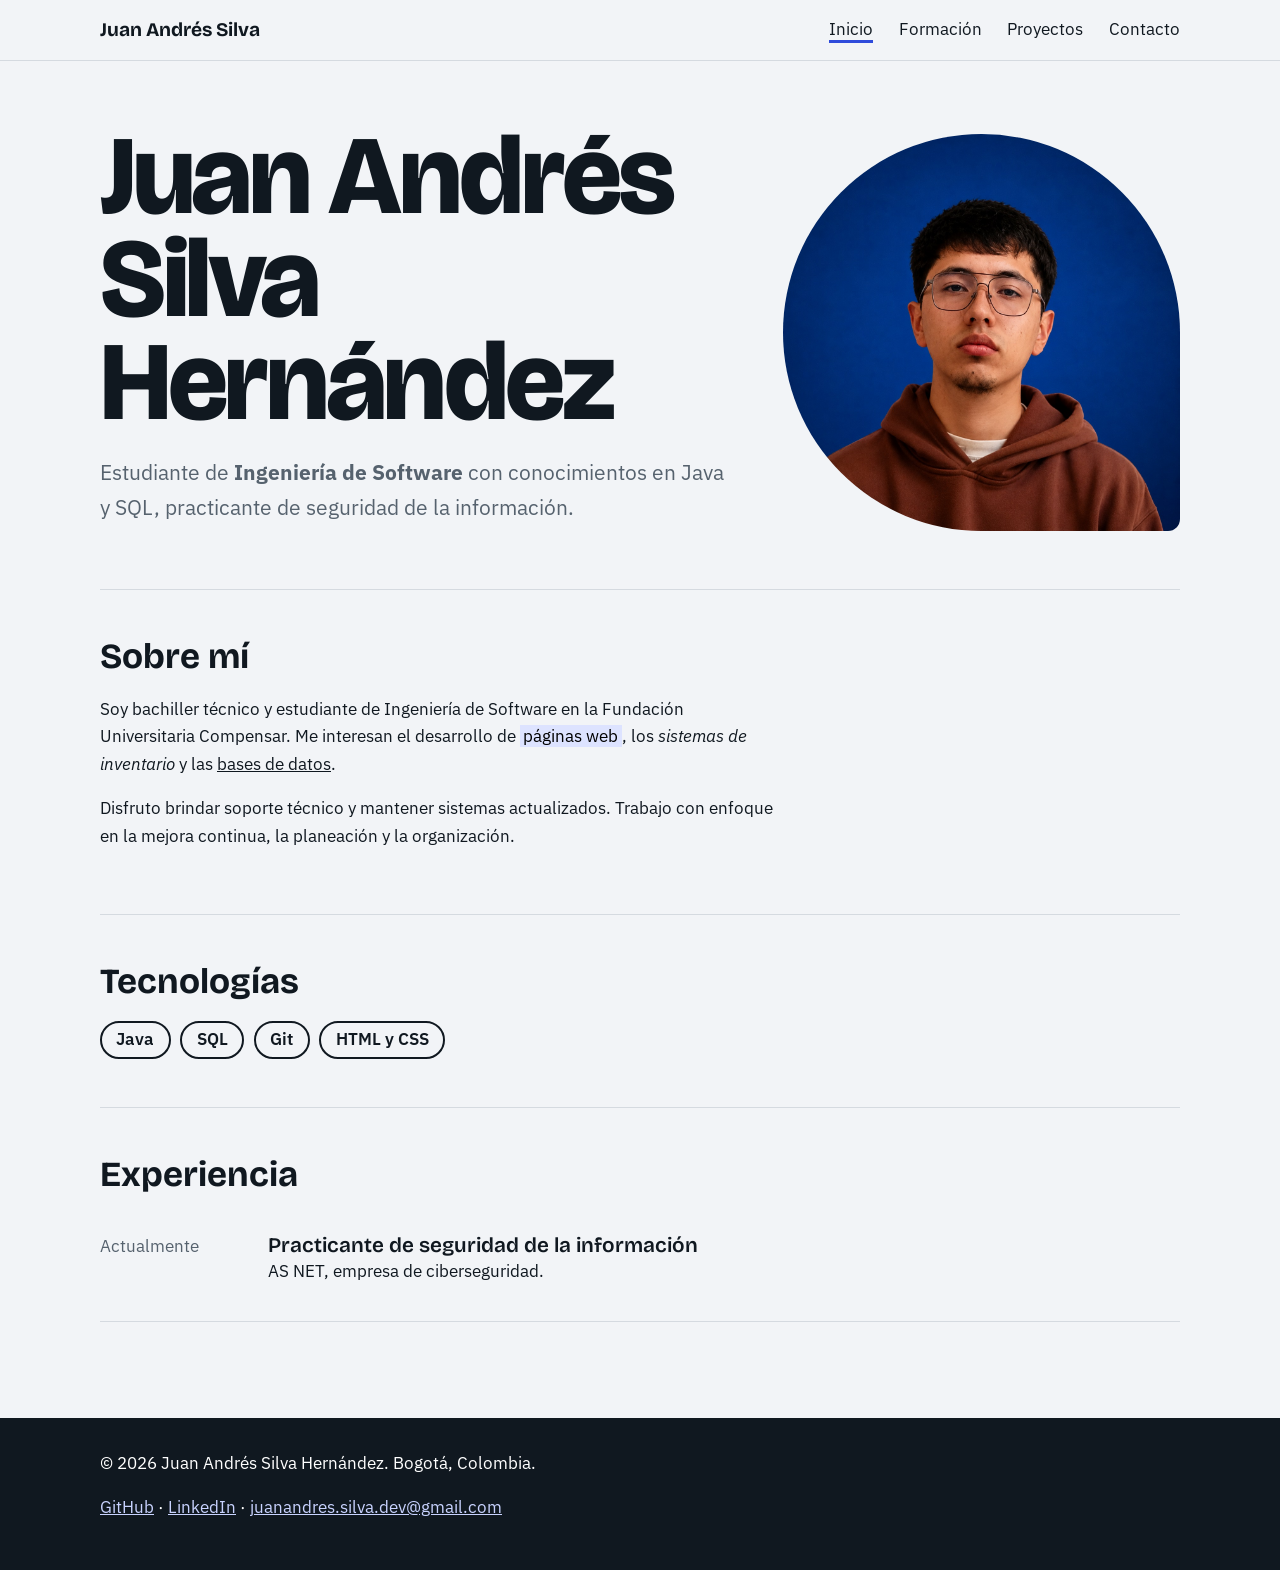
<file: index.html>
<!DOCTYPE html>
<html lang="es">
<head>
<meta charset="UTF-8">
<meta name="viewport" content="width=device-width, initial-scale=1">
<title>Inicio | Juan Andrés Silva Hernández</title>
<meta name="description" content="Hoja de vida web de Juan Andrés Silva Hernández, estudiante de Ingeniería de Software.">
<link rel="preconnect" href="https://fonts.googleapis.com">
<link href="https://fonts.googleapis.com/css2?family=Bricolage+Grotesque:wght@600;700;800&family=IBM+Plex+Sans:wght@400;600&display=swap" rel="stylesheet">
<link rel="stylesheet" href="css/estilos.css">
</head>
<body>
<header>
 <div class="contenedor">
  <a class="marca" href="index.html">Juan Andrés Silva</a>
  <nav aria-label="Principal">
   <button id="menu-btn" aria-expanded="false" aria-controls="menu">Menú</button>
   <ul id="menu">
    <li><a href="index.html" aria-current="page">Inicio</a></li>
    <li><a href="formacion.html">Formación</a></li>
    <li><a href="proyectos.html">Proyectos</a></li>
    <li><a href="contacto.html">Contacto</a></li>
   </ul>
  </nav>
 </div>
</header>
<main class="contenedor">
 <div class="hero">
  <div>
   <h1>Juan Andrés Silva Hernández</h1>
   <p class="rol">Estudiante de <strong>Ingeniería de Software</strong> con conocimientos en Java y SQL, practicante de seguridad de la información.</p>
  </div>
  <img src="img/avatar.jpg" alt="Foto de Juan Andrés Silva Hernández">
 </div>

 <section id="sobre-mi">
  <h2>Sobre mí</h2>
  <p>Soy bachiller técnico y estudiante de Ingeniería de Software en la Fundación Universitaria Compensar. Me interesan el desarrollo de <mark>páginas web</mark>, los <em>sistemas de inventario</em> y las <u>bases de datos</u>.</p>
  <p>Disfruto brindar soporte técnico y mantener sistemas actualizados. Trabajo con enfoque en la mejora continua, la planeación y la organización.</p>
 </section>

 <section id="tecnologias">
  <h2>Tecnologías</h2>
  <ul class="chips"><li>Java</li><li>SQL</li><li>Git</li><li>HTML y CSS</li></ul>
 </section>

 <section id="experiencia">
  <h2>Experiencia</h2>
  <div class="item">
   <time>Actualmente</time>
   <div>
    <h3>Practicante de seguridad de la información</h3>
    <p>AS NET, empresa de ciberseguridad.</p>

   </div>
  </div>
 </section>
</main>
<footer>
 <div class="contenedor">
  <p>© <span id="anio"></span> Juan Andrés Silva Hernández. Bogotá, Colombia.</p>
  <p><a href="https://github.com/jasilvahdev">GitHub</a> · <a href="https://www.linkedin.com/in/juan-andres-silva-hernandez-543177416/">LinkedIn</a> · <a href="mailto:juanandres.silva.dev@gmail.com">juanandres.silva.dev@gmail.com</a></p>
 </div>
</footer>
<script src="js/script.js"></script>
</body>
</html>
</file>
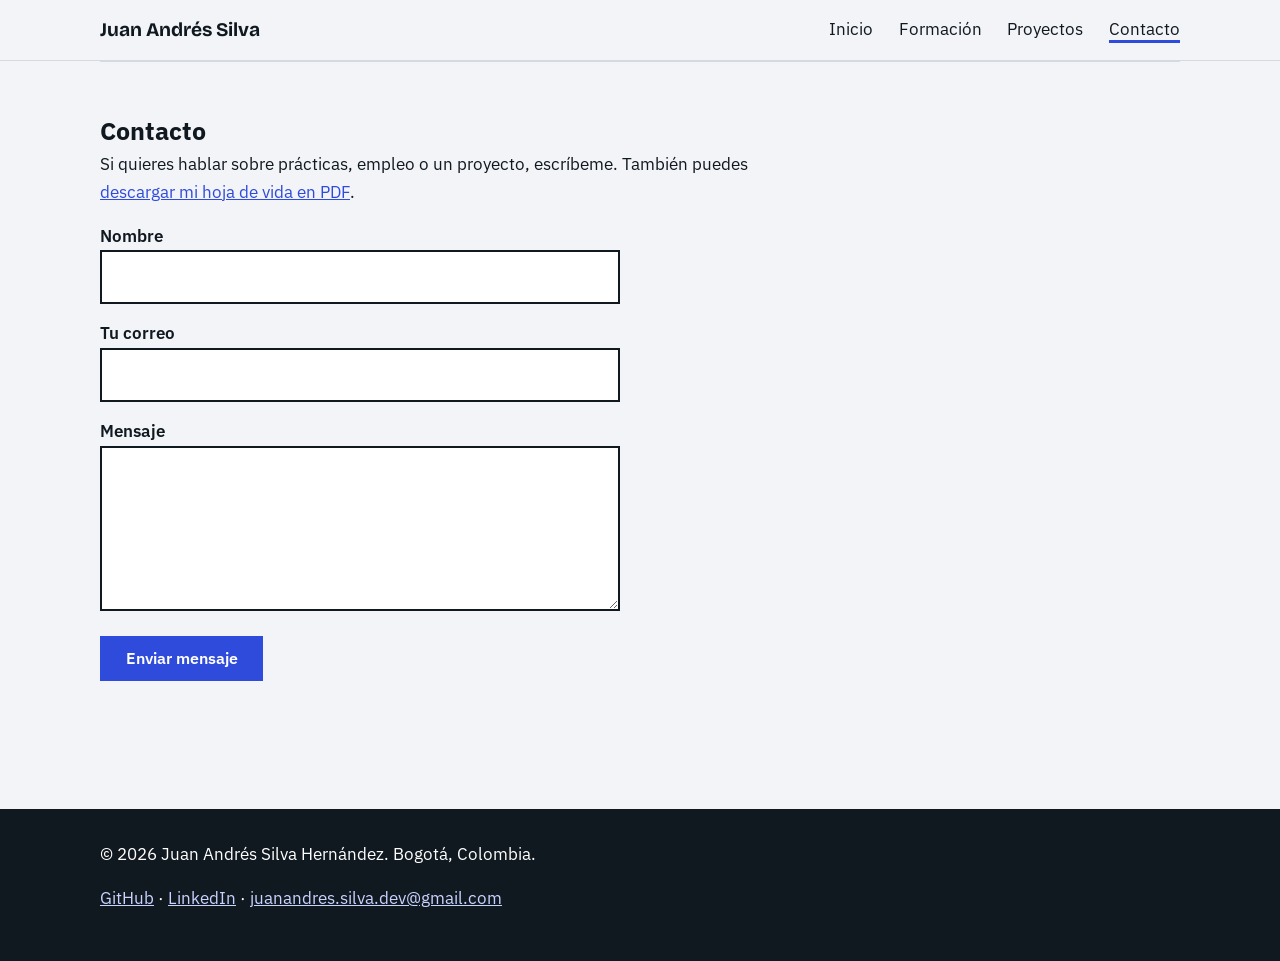
<file: contacto.html>
<!DOCTYPE html>
<html lang="es">
<head>
<meta charset="UTF-8">
<meta name="viewport" content="width=device-width, initial-scale=1">
<title>Contacto | Juan Andrés Silva Hernández</title>
<meta name="description" content="Hoja de vida web de Juan Andrés Silva Hernández, estudiante de Ingeniería de Software.">
<link rel="preconnect" href="https://fonts.googleapis.com">
<link href="https://fonts.googleapis.com/css2?family=Bricolage+Grotesque:wght@600;700;800&family=IBM+Plex+Sans:wght@400;600&display=swap" rel="stylesheet">
<link rel="stylesheet" href="css/estilos.css">
</head>
<body>
<header>
 <div class="contenedor">
  <a class="marca" href="index.html">Juan Andrés Silva</a>
  <nav aria-label="Principal">
   <button id="menu-btn" aria-expanded="false" aria-controls="menu">Menú</button>
   <ul id="menu">
    <li><a href="index.html">Inicio</a></li>
    <li><a href="formacion.html">Formación</a></li>
    <li><a href="proyectos.html">Proyectos</a></li>
    <li><a href="contacto.html" aria-current="page">Contacto</a></li>
   </ul>
  </nav>
 </div>
</header>
<main class="contenedor">
 <section>
  <h1>Contacto</h1>
  <p>Si quieres hablar sobre prácticas, empleo o un proyecto, escríbeme. También puedes <a href="data/cv.pdf">descargar mi hoja de vida en PDF</a>.</p>
  <form id="form-contacto" action="mailto:juanandres.silva.dev@gmail.com" method="post" enctype="text/plain">
   <div><label for="nombre">Nombre</label><input id="nombre" name="nombre" required></div>
   <div><label for="correo">Tu correo</label><input id="correo" name="correo" type="email" required></div>
   <div><label for="mensaje">Mensaje</label><textarea id="mensaje" name="mensaje" rows="5" required></textarea></div>
   <button class="enviar" type="submit">Enviar mensaje</button>
   <p id="estado" role="status"></p>
  </form>
 </section>
</main>
<footer>
 <div class="contenedor">
  <p>© <span id="anio"></span> Juan Andrés Silva Hernández. Bogotá, Colombia.</p>
  <p><a href="https://github.com/jasilvahdev">GitHub</a> · <a href="https://www.linkedin.com/in/juan-andres-silva-hernandez-543177416/">LinkedIn</a> · <a href="mailto:juanandres.silva.dev@gmail.com">juanandres.silva.dev@gmail.com</a></p>
 </div>
</footer>
<script src="js/script.js"></script>
</body>
</html>
</file>
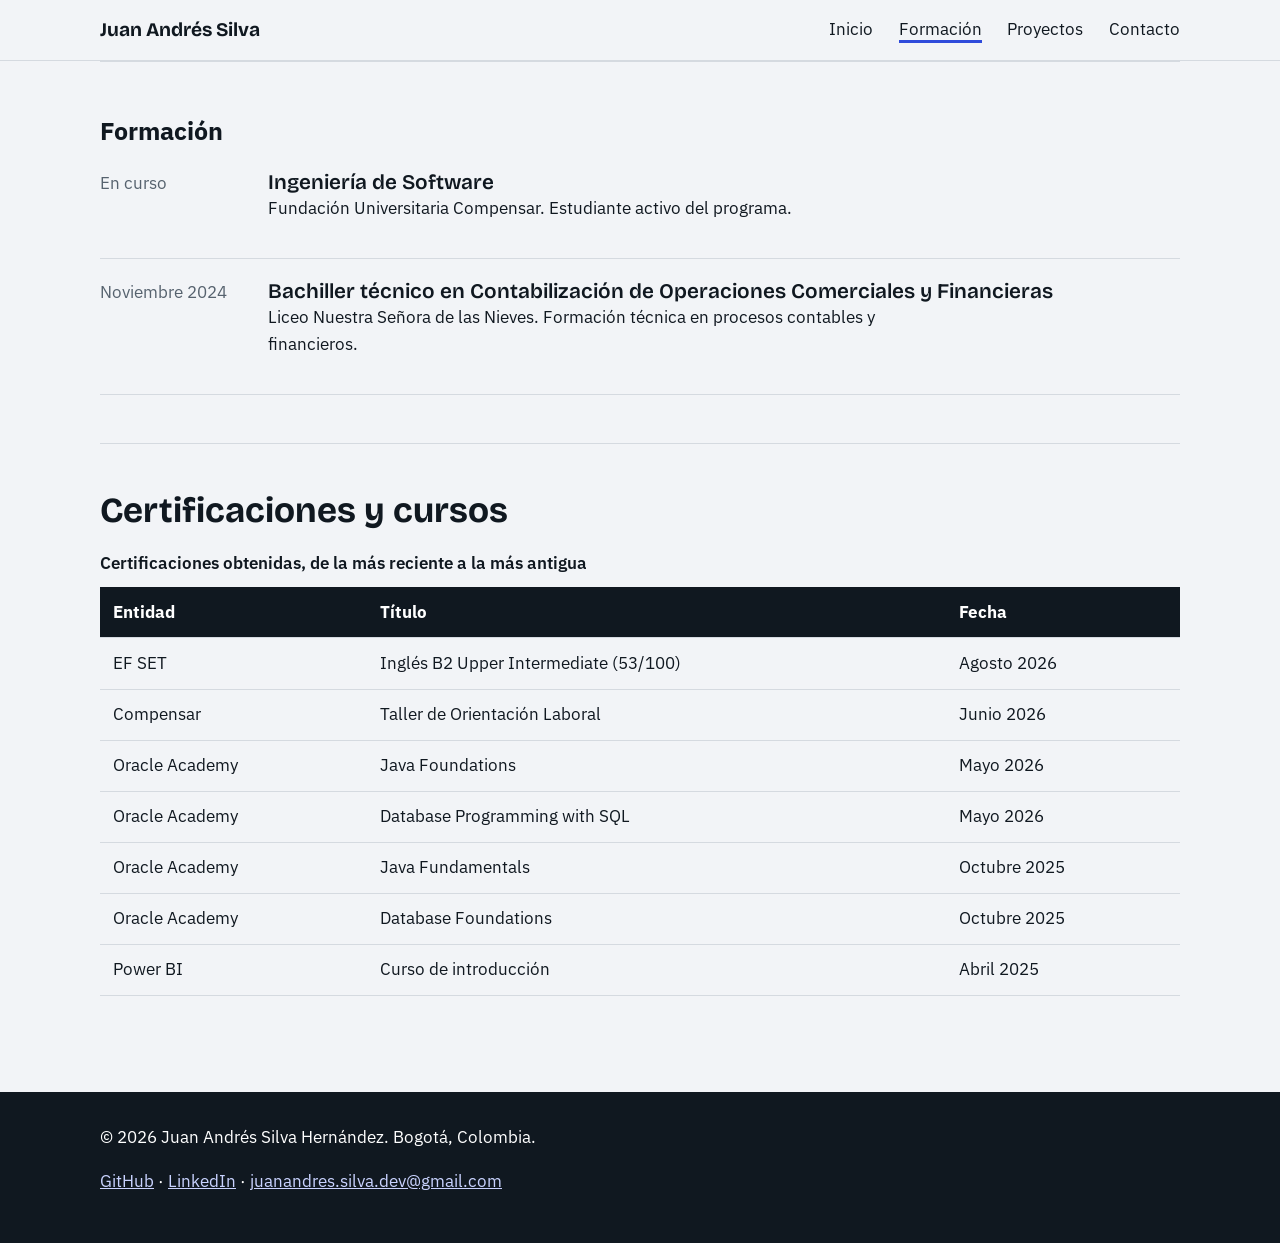
<file: formacion.html>
<!DOCTYPE html>
<html lang="es">
<head>
<meta charset="UTF-8">
<meta name="viewport" content="width=device-width, initial-scale=1">
<title>Formación | Juan Andrés Silva Hernández</title>
<meta name="description" content="Hoja de vida web de Juan Andrés Silva Hernández, estudiante de Ingeniería de Software.">
<link rel="preconnect" href="https://fonts.googleapis.com">
<link href="https://fonts.googleapis.com/css2?family=Bricolage+Grotesque:wght@600;700;800&family=IBM+Plex+Sans:wght@400;600&display=swap" rel="stylesheet">
<link rel="stylesheet" href="css/estilos.css">
</head>
<body>
<header>
 <div class="contenedor">
  <a class="marca" href="index.html">Juan Andrés Silva</a>
  <nav aria-label="Principal">
   <button id="menu-btn" aria-expanded="false" aria-controls="menu">Menú</button>
   <ul id="menu">
    <li><a href="index.html">Inicio</a></li>
    <li><a href="formacion.html" aria-current="page">Formación</a></li>
    <li><a href="proyectos.html">Proyectos</a></li>
    <li><a href="contacto.html">Contacto</a></li>
   </ul>
  </nav>
 </div>
</header>
<main class="contenedor">
 <section>
  <h1>Formación</h1>
  <div class="item">
   <time>En curso</time>
   <div><h3>Ingeniería de Software</h3><p>Fundación Universitaria Compensar. Estudiante activo del programa.</p></div>
  </div>
  <div class="item">
   <time>Noviembre 2024</time>
   <div><h3>Bachiller técnico en Contabilización de Operaciones Comerciales y Financieras</h3><p>Liceo Nuestra Señora de las Nieves. Formación técnica en procesos contables y financieros.</p></div>
  </div>
 </section>

 <section>
  <h2>Certificaciones y cursos</h2>
  <table>
   <caption>Certificaciones obtenidas, de la más reciente a la más antigua</caption>
   <thead><tr><th scope="col">Entidad</th><th scope="col">Título</th><th scope="col">Fecha</th></tr></thead>
   <tbody>
    <tr><td>EF SET</td><td>Inglés B2 Upper Intermediate (53/100)</td><td>Agosto 2026</td></tr>
    <tr><td>Compensar</td><td>Taller de Orientación Laboral</td><td>Junio 2026</td></tr>
    <tr><td>Oracle Academy</td><td>Java Foundations</td><td>Mayo 2026</td></tr>
    <tr><td>Oracle Academy</td><td>Database Programming with SQL</td><td>Mayo 2026</td></tr>
    <tr><td>Oracle Academy</td><td>Java Fundamentals</td><td>Octubre 2025</td></tr>
    <tr><td>Oracle Academy</td><td>Database Foundations</td><td>Octubre 2025</td></tr>
    <tr><td>Power BI</td><td>Curso de introducción</td><td>Abril 2025</td></tr>
   </tbody>
  </table>
 </section>
</main>
<footer>
 <div class="contenedor">
  <p>© <span id="anio"></span> Juan Andrés Silva Hernández. Bogotá, Colombia.</p>
  <p><a href="https://github.com/jasilvahdev">GitHub</a> · <a href="https://www.linkedin.com/in/juan-andres-silva-hernandez-543177416/">LinkedIn</a> · <a href="mailto:juanandres.silva.dev@gmail.com">juanandres.silva.dev@gmail.com</a></p>
 </div>
</footer>
<script src="js/script.js"></script>
</body>
</html>
</file>
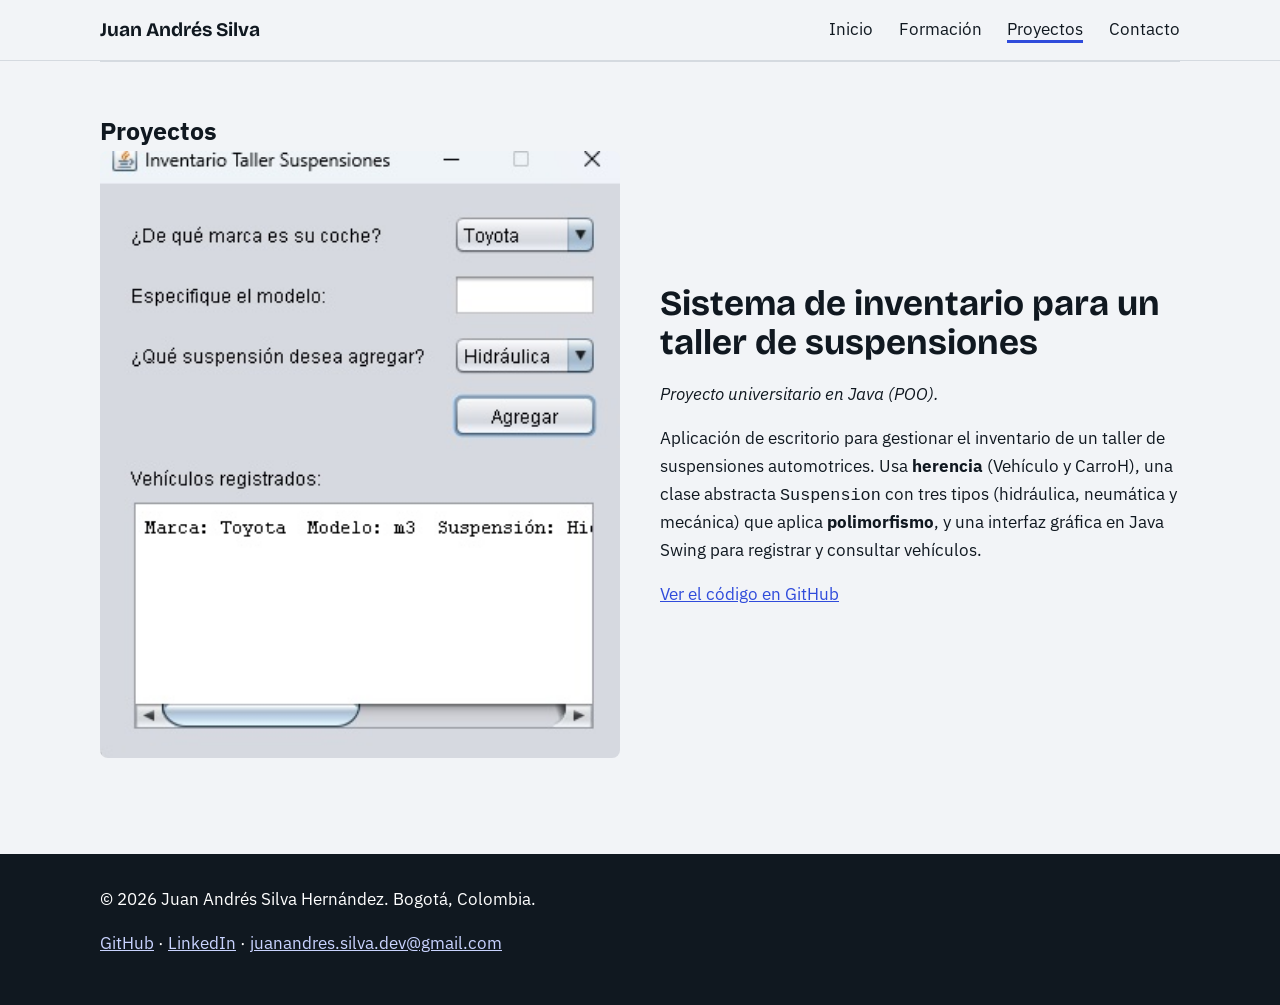
<file: proyectos.html>
<!DOCTYPE html>
<html lang="es">
<head>
<meta charset="UTF-8">
<meta name="viewport" content="width=device-width, initial-scale=1">
<title>Proyectos | Juan Andrés Silva Hernández</title>
<meta name="description" content="Hoja de vida web de Juan Andrés Silva Hernández, estudiante de Ingeniería de Software.">
<link rel="preconnect" href="https://fonts.googleapis.com">
<link href="https://fonts.googleapis.com/css2?family=Bricolage+Grotesque:wght@600;700;800&family=IBM+Plex+Sans:wght@400;600&display=swap" rel="stylesheet">
<link rel="stylesheet" href="css/estilos.css">
</head>
<body>
<header>
 <div class="contenedor">
  <a class="marca" href="index.html">Juan Andrés Silva</a>
  <nav aria-label="Principal">
   <button id="menu-btn" aria-expanded="false" aria-controls="menu">Menú</button>
   <ul id="menu">
    <li><a href="index.html">Inicio</a></li>
    <li><a href="formacion.html">Formación</a></li>
    <li><a href="proyectos.html" aria-current="page">Proyectos</a></li>
    <li><a href="contacto.html">Contacto</a></li>
   </ul>
  </nav>
 </div>
</header>
<main class="contenedor">
 <section>
  <h1>Proyectos</h1>
  <article class="proyecto">
   <img src="img/project_1.jpg" alt="Captura del sistema de inventario del taller de suspensiones">
   <div>
    <h2>Sistema de inventario para un taller de suspensiones</h2>
    <p><em>Proyecto universitario en Java (POO).</em></p>
    <p>Aplicación de escritorio para gestionar el inventario de un taller de suspensiones automotrices. Usa <strong>herencia</strong> (Vehículo y CarroH), una clase abstracta <code>Suspension</code> con tres tipos (hidráulica, neumática y mecánica) que aplica <strong>polimorfismo</strong>, y una interfaz gráfica en Java Swing para registrar y consultar vehículos.</p>
    <p><a href="https://github.com/jasilvahdev/inventario-taller-suspensiones">Ver el código en GitHub</a></p>
   </div>
  </article>
 </section>
</main>
<footer>
 <div class="contenedor">
  <p>© <span id="anio"></span> Juan Andrés Silva Hernández. Bogotá, Colombia.</p>
  <p><a href="https://github.com/jasilvahdev">GitHub</a> · <a href="https://www.linkedin.com/in/juan-andres-silva-hernandez-543177416/">LinkedIn</a> · <a href="mailto:juanandres.silva.dev@gmail.com">juanandres.silva.dev@gmail.com</a></p>
 </div>
</footer>
<script src="js/script.js"></script>
</body>
</html>
</file>
<file: css/estilos.css>
:root{--bg:#F2F4F7;--ink:#101820;--mut:#56626E;--acc:#2F4BDB;--line:#D5DAE0;--fd:'Bricolage Grotesque','Arial Black',sans-serif;--fb:'IBM Plex Sans',Arial,sans-serif}
*{box-sizing:border-box;margin:0}
body{background:var(--bg);color:var(--ink);font:1.05rem/1.65 var(--fb)}
a{color:var(--acc)}
a:focus-visible,button:focus-visible,input:focus-visible,textarea:focus-visible{outline:3px solid var(--acc);outline-offset:3px}
.contenedor{width:min(1080px,92%);margin-inline:auto}
header{border-bottom:1px solid var(--line)}
header .contenedor{display:flex;justify-content:space-between;align-items:center;padding:1rem 0}
.marca{font:700 1.2rem var(--fd);text-decoration:none;color:var(--ink)}
nav ul{display:flex;gap:1.6rem;list-style:none;padding:0}
nav a{text-decoration:none;color:var(--ink)}
nav a[aria-current="page"]{border-bottom:3px solid var(--acc)}
#menu-btn{display:none;background:none;border:2px solid var(--ink);padding:.3rem .7rem;font:inherit;cursor:pointer}
.hero{display:grid;grid-template-columns:1.6fr 1fr;gap:3rem;align-items:center;padding:4rem 0 3rem}
.hero h1{font:800 clamp(3rem,9vw,7rem)/.92 var(--fd);letter-spacing:-.03em;animation:entrada .8s ease-out}
.hero .rol{font-size:1.3rem;margin-top:1.4rem;color:var(--mut)}
.hero img,.foto-vacia{width:100%;aspect-ratio:1;object-fit:cover;border-radius:50% 50% 12px 50%;background:var(--line)}
@keyframes entrada{from{opacity:0;transform:translateY(24px)}to{opacity:1;transform:none}}
@media (prefers-reduced-motion:reduce){.hero h1{animation:none}}
section{padding:3rem 0;border-top:1px solid var(--line)}
h2{font:700 2.2rem/1.1 var(--fd);margin-bottom:1.2rem}
h3{font:600 1.3rem var(--fd)}
p{max-width:68ch;margin-bottom:1rem}
mark{background:#DDE3FF;padding:0 .2em}
.chips{display:flex;flex-wrap:wrap;gap:.6rem;list-style:none;padding:0}
.chips li{border:2px solid var(--ink);padding:.2rem .9rem;border-radius:99px;font-weight:600}
.item{display:grid;grid-template-columns:9rem 1fr;gap:1.5rem;padding:1.2rem 0;border-bottom:1px solid var(--line)}
.item time{color:var(--mut)}
table{width:100%;border-collapse:collapse;margin-top:1rem}
caption{text-align:left;font-weight:600;padding-bottom:.6rem}
th,td{text-align:left;padding:.7rem .8rem;border-bottom:1px solid var(--line)}
thead th{background:var(--ink);color:#fff}
.proyecto{display:grid;grid-template-columns:1fr 1fr;gap:2.5rem;align-items:center}
.proyecto img{width:100%;border-radius:8px;background:var(--line);min-height:200px}
form{display:grid;gap:1rem;max-width:520px}
label{font-weight:600}
input,textarea{width:100%;padding:.7rem;font:inherit;border:2px solid var(--ink);background:#fff}
button.enviar{justify-self:start;background:var(--acc);color:#fff;border:0;padding:.8rem 1.6rem;font:600 1rem var(--fb);cursor:pointer}
#estado{font-weight:600}
footer{background:var(--ink);color:#fff;padding:2rem 0;margin-top:3rem}
footer a{color:#C9D3FF}
@media (max-width:760px){
 #menu-btn{display:block}
 nav ul{display:none;flex-direction:column;position:absolute;right:4%;top:3.6rem;background:var(--bg);border:2px solid var(--ink);padding:1rem}
 nav ul.abierto{display:flex}
 .hero,.proyecto,.item{grid-template-columns:1fr}
 .hero img,.foto-vacia{max-width:260px}
}
</file>
